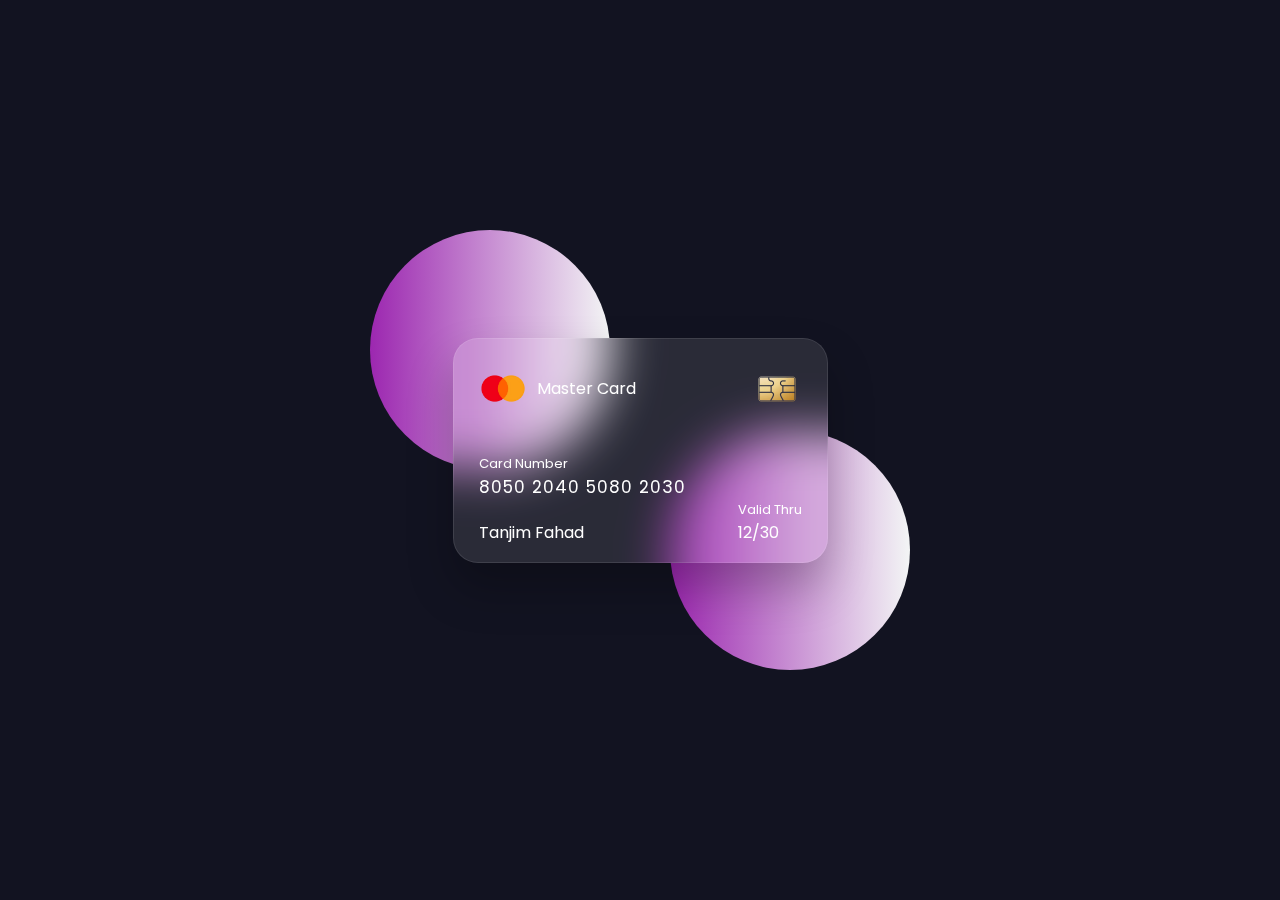
<file: index.html>
<!DOCTYPE html>
<html>

<head>
  <meta charset="UTF-8">
  <meta name="viewport" content="width=device-width, initial-scale=1">
  <title>UI Flipping Master Card Design</title>
  <link rel="stylesheet" href="master-card-style.css">
</head>

<body>
  
  
  <section>
    
    <div class="container">
      <div class="card font-face">
        <header>
          <span class="logo">
            <img src="/mastercard-logo.png" alt="">
            <h5>Master Card</h5>
          </span>
          <img src="/chip.png" alt="/chip.png" class="chip">
        </header>
        
        <div class="card-details">
          <div class="card-number">
            <h6>Card Number</h6>
            <h5 class="number">8050 2040 5080 2030</h5>
            <h5 class="name">Tanjim Fahad</h5>
          </div>
          
          <div class="valid-date">
            <h6>Valid Thru</h6>
            <h5>12/30</h5>
          </div>
        </div>
      </div>
      
      <div class="card back-face">
        <h6>
          For customer service call +000 000 000 or email at mastercard@gmail.com.
        </h6>
        <span class="magnetic-strip"></span>
        <div class="signature"><i>005</i></div>
        <h5>There are many variations of passages of Lorem Ipsum available, but the majority have suffered alteration in  some form, by injected humour, or randomised words which don't some so look even slightly believable.</h5>
      </div>
    </div>
    
  </section>
  
  
</body>

</html>
</file>
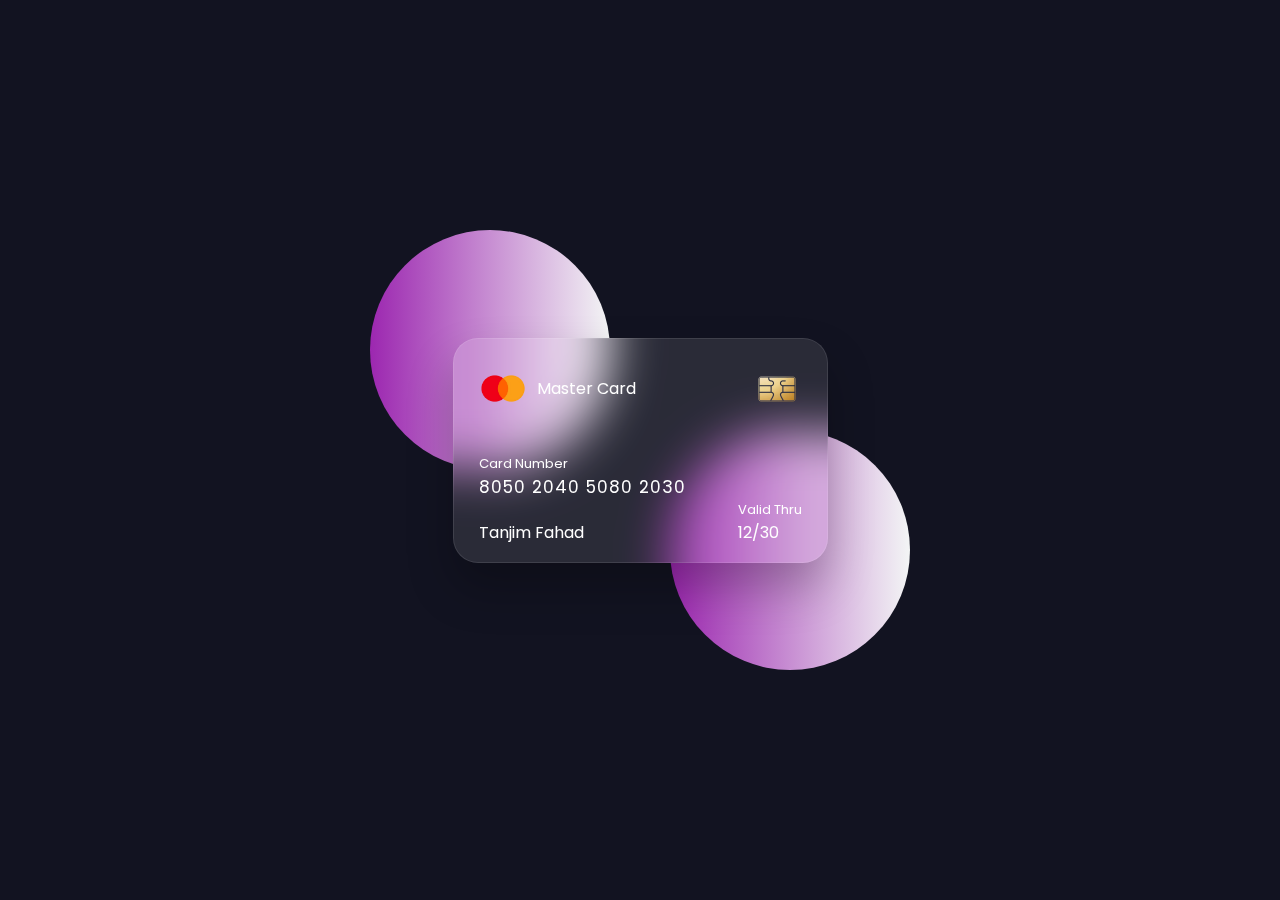
<file: master-card.html>
<!DOCTYPE html>
<html>

<head>
  <meta charset="UTF-8">
  <meta name="viewport" content="width=device-width, initial-scale=1">
  <title>UI Flipping Master Card Design</title>
  <link rel="stylesheet" href="master-card-style.css">
</head>

<body>
  
  
  <section>
    
    <div class="container">
      <div class="card font-face">
        <header>
          <span class="logo">
            <img src="/mastercard-logo.png" alt="">
            <h5>Master Card</h5>
          </span>
          <img src="/chip.png" alt="/chip.png" class="chip">
        </header>
        
        <div class="card-details">
          <div class="card-number">
            <h6>Card Number</h6>
            <h5 class="number">8050 2040 5080 2030</h5>
            <h5 class="name">Tanjim Fahad</h5>
          </div>
          
          <div class="valid-date">
            <h6>Valid Thru</h6>
            <h5>12/30</h5>
          </div>
        </div>
      </div>
      
      <div class="card back-face">
        <h6>
          For customer service call +000 000 000 or email at mastercard@gmail.com.
        </h6>
        <span class="magnetic-strip"></span>
        <div class="signature"><i>005</i></div>
        <h5>There are many variations of passages of Lorem Ipsum available, but the majority have suffered alteration in  some form, by injected humour, or randomised words which don't some so look even slightly believable.</h5>
      </div>
    </div>
    
  </section>
  
  
</body>

</html>
</file>
<file: master-card-style.css>
@import url('https://fonts.googleapis.com/css2?family=Poppins:wght@300;400;500;600&display=swap');

* {
  margin: 0;
  padding: 0;
  font-family: "Poppins", sans-serif;
  box-sizing: border-box;
}

section {
  position: relative;
  min-height: 100vh;
  width: 100%;
  background: #121321;
  display: flex;
  align-items: center;
  justify-content: center;
  color: #fff;
  perspective: 1000px;
}

section::before {
  content: "";
  position: absolute;
  width: 240px;
  height: 240px;
  transform: translate(-150px, -100px);
  background: linear-gradient(90deg, #9c27b0, #f3f5f5);
  border-radius: 50%;
}

section::after {
  content: "";
  position: absolute;
  width: 240px;
  height: 240px;
  transform: translate(150px, 100px);
  background: linear-gradient(90deg, #9c27b0, #f3f5f5);
  border-radius: 50%;
}

.container {
  position: relative;
  z-index: 100;
  height:  225px;
  width: 375px;
  transition: 0.6s;
  transform-style: preserve-3d;
}

.container:hover {
  transform: rotateY(180deg);
}

.container .card {
  position: absolute;
  height: 100%;
  width: 100%;
  padding: 25px;
  border-radius: 25px;
  backdrop-filter: blur(25px);
  background: rgba(255, 255, 255, 0.1);
  box-shadow: 0 25px 45px rgba(0, 0, 0, 0.25);
  border: 1px solid rgba(255, 255, 255, 0.1);
  backface-visibility: hidden;
}

.font-face header, 
.font-face .logo {
  display: flex;
  align-items: center;
}

.font-face header {
  justify-content: space-between;
}

.font-face .logo img {
  width: 48px;
  margin-right: 10px;
} 

h5 {
  font-size: 16px;
  font-weight: 400;
}

.font-face .chip {
  width: 50px;
  
}

.font-face .card-details {
  display: flex;
  margin-top: 40px;
  align-items: flex-end;
  justify-content: space-between;
}

h6 {
  font-size: 13px;
  font-weight: 400;
}

h5.number {
  font-size: 17px;
  letter-spacing: 1px;
}

h5.name {
  margin-top: 20px;
}

.card.back-face {
  border: none;
  padding: 15px 25px 25px 25px;
  transform: rotateY(180deg);
}

.card.back-face h6 {
  font-size: 10px;
}

.card.back-face .magnetic-strip {
  position: absolute;
  top: 40px;
  left: 0;
  height: 45px;
  width: 100%;
  background: #000;
}

.card.back-face .signature {
  display: flex;
  align-items: center;
  justify-content: flex-end;
  margin-top: 70px;
  height: 40px;
  width: 85%;
  border-radius: 6px;
  background: repeating-linear-gradient(#fff, #fff 3px, #efefef 0px, #efefef 0px, #efefef 9px);
}

.signature i {
  color: #000;
  font-size: 12px;
  padding: 4px 6px;
  border-radius: 0 4px 4px 0;
  background: #fff;
  margin-right: -30px;
  z-index: -1;
}

.card.back-face h5 {
  font-size: 10px;
  margin-top: 15px;
}
</file>
